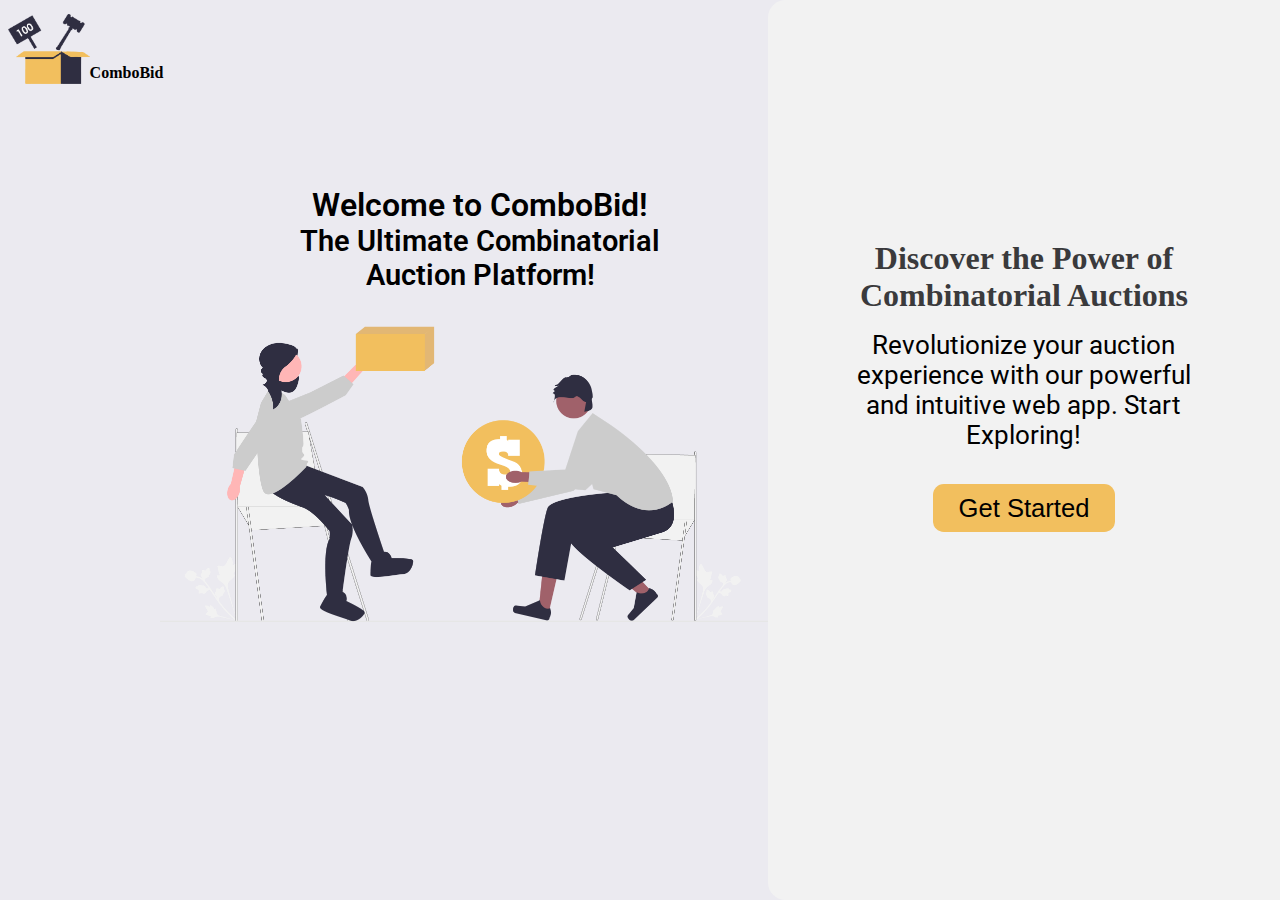
<file: index.html>
<!DOCTYPE html>
<html>
<head>
    <title>Sample HTML Code</title>
    <link rel="stylesheet" type="text/css" href="styles.css">
    <link rel="icon" "./images/logocomboauction.ico" type="image/x-icon">

</head>
<body>
    <div class="desktop-1-jab">
        <div class="auto-group-nkjk-M6B">
            <div class="logo-p8B">
                <img class="logocomboauction-1-Nou" src="./images/logocomboauction.png" />
                <p class="combobid-k1q">ComboBid</p>
            </div>
            <div class="group-4-6E7">
                <div class="auto-group-mmrd-EbD">
                    <p class="welcome-to-combobid-xXD">Welcome to ComboBid!</p>
                    <p class="the-ultimate-combinatorial-auction-platform-EzX">The Ultimate Combinatorial Auction Platform!</p>
                </div>
                <img class="artboard-13x-2-ZG7" src="./images/Artboard.png" />
            </div>
        </div>
        <div class="auto-group-vtyw-tpB">
            <div class="group-3-1du">
                <p class="discover-the-power-of-combinatorial-auctions-y4w">Discover the Power of Combinatorial Auctions</p>
                <p class="revolutionize-your-auction-experience-with-our-powerful-and-intuitive-web-app-start-exploring-SjD">Revolutionize your auction experience with our powerful and intuitive web app. Start Exploring!</p>
                <button onclick="window.location.href='./lol.html'" class="frame-2-iRq">Get Started</button>
            </div>
        </div>
    </div>
</body>
</html>
</file>
<file: styles.css>
@import url('https://fonts.googleapis.com/css2?family=Roboto&display=swap');

body {
  margin: 0;
  padding: 0;
  font-size: 1.6rem; /* Adjust the base font size as needed */
}

.desktop-1-jab {
  align-items: flex-start;
  background-color: #ebeaf0;
  display: flex;
  overflow: hidden;
  position: fixed;
  top: 0;
  left: 0;
  width: 100vw;
  height: 100vh;
}

.auto-group-nkjk-M6B {
  display: flex;
  flex-direction: column;
  margin-right: 1.625rem; /* Adjust the margin value as needed */
}

.logo-p8B {
  display: flex;
  align-items: center;
  margin-bottom: 0.5rem; /* Adjust the margin value as needed */
  margin-left: 0.5rem;
}

.combobid-k1q {
  color: #000000;
  font-family:  font-family: -apple-system, BlinkMacSystemFont, 'Segoe UI', Roboto, Oxygen-Sans, Ubuntu, Cantarell, 'Helvetica Neue', sans-serif;
  font-size: 1rem; /* Increase the font size for combobid-k1q */
  font-weight: 600;
  vertical-align: bottom; /* Align text to the bottom */
  margin-top: 4rem; /* Adjust the margin value as needed */
  margin-left: 0rem; /* Adjust the margin as needed */
}

.logocomboauction-1-Nou {
  width: 5.1rem; /* Adjust the width value as needed */
  height: auto;
}

.group-4-6E7 {
  align-items: center;
  display: flex;
  flex-direction: column;
  flex-shrink: 0;
  margin: 10% ; /* Adjust the margin value as needed */
  width: 50rem; /* Adjust the width value as needed */
}

.auto-group-mmrd-EbD {
  display: flex;
  flex-direction: column;
  align-items: center;
  padding: 0 0.5rem; /* Adjust the padding value as needed */
  text-align: center;
}

.welcome-to-combobid-xXD {
  color: #000000;
  font-family: Roboto;
  font-size: 2rem; /* Increase the font size for welcome-to-combobid-xXD */
  font-weight: 600;
  margin: 0;
}

.the-ultimate-combinatorial-auction-platform-EzX {
  color: #000000;
  font-family: Roboto;
  font-size: 1.8rem; /* Increase the font size for the-ultimate-combinatorial-auction-platform-EzX */
  font-weight: 600;
  margin: 0;
  max-width: 28.5rem; /* Adjust the max-width value as needed */
}

.artboard-13x-2-ZG7 {
  width: 40rem; /* Adjust the width value as needed */
  height: auto;
}

.auto-group-vtyw-tpB {
  background-color: #f2f2f2;
  border-radius: 1.1rem 0 0 1.1rem; /* Adjust the border-radius value as needed */
  box-sizing: border-box;
  flex-shrink: 0;
  height: 100%; /* Adjust the height value as needed */
  padding: 15rem 0rem; /* Adjust the padding values as needed */
  position: fixed;
  right: 0;
  top: 0;
  width: 40%; /* Adjust the width value as needed */
}

.group-3-1du {
  display: flex;
  flex-direction: column;
  align-items: center;
}

.discover-the-power-of-combinatorial-auctions-y4w {
  color: #3A3A3C;
  font-family:  font-family: -apple-system, BlinkMacSystemFont, 'Segoe UI', Roboto, Oxygen-Sans, Ubuntu, Cantarell, 'Helvetica Neue', sans-serif;
  font-size: 2rem; /* Increase the font size for discover-the-power-of-combinatorial-auctions-y4w */
  font-weight: 600;
  margin: 0;
  padding: 0 1.6rem; /* Adjust the padding values as needed */
  
  max-width: 24rem; /* Adjust the max-width value as needed */
  text-align: center;
}

.revolutionize-your-auction-experience-with-our-powerful-and-intuitive-web-app-start-exploring-SjD {
  color: #000000;
  font-family: Roboto;
  font-size: 1.6rem; /* Increase the font size for revolutionize-your-auction-experience-with-our-powerful-and-intuitive-web-app-start-exploring-SjD */
  font-weight: 400;
  margin: 0;
  padding: 1rem;
  max-width: 22.65rem; /* Adjust the max-width value as needed */
  text-align: center;
  margin-bottom: 1.125rem; /* Adjust the margin-bottom value as needed */
}

.frame-2-iRq {
  align-items: center;
  background-color: #f2bf5e;
  border: none; /* Remove the button border */
  border-radius: 0.675rem;
  color: #000000;
  display: flex;
  font-family:  font-family: -apple-system, BlinkMacSystemFont, 'Segoe UI', Roboto, Oxygen-Sans, Ubuntu, Cantarell, 'Helvetica Neue', sans-serif;;
  font-size: 1.6rem; /* Increase the font size for frame-2-iRq */
  font-weight: 400;
  height: 3rem; /* Adjust the height value as needed */
  justify-content: center;
  line-height: 1.2;
  outline: none; /* Remove button outlines */
  padding: 0 1.6rem; /* Adjust the padding values as needed */
  text-align: center;
  white-space: nowrap;
}
</file>
